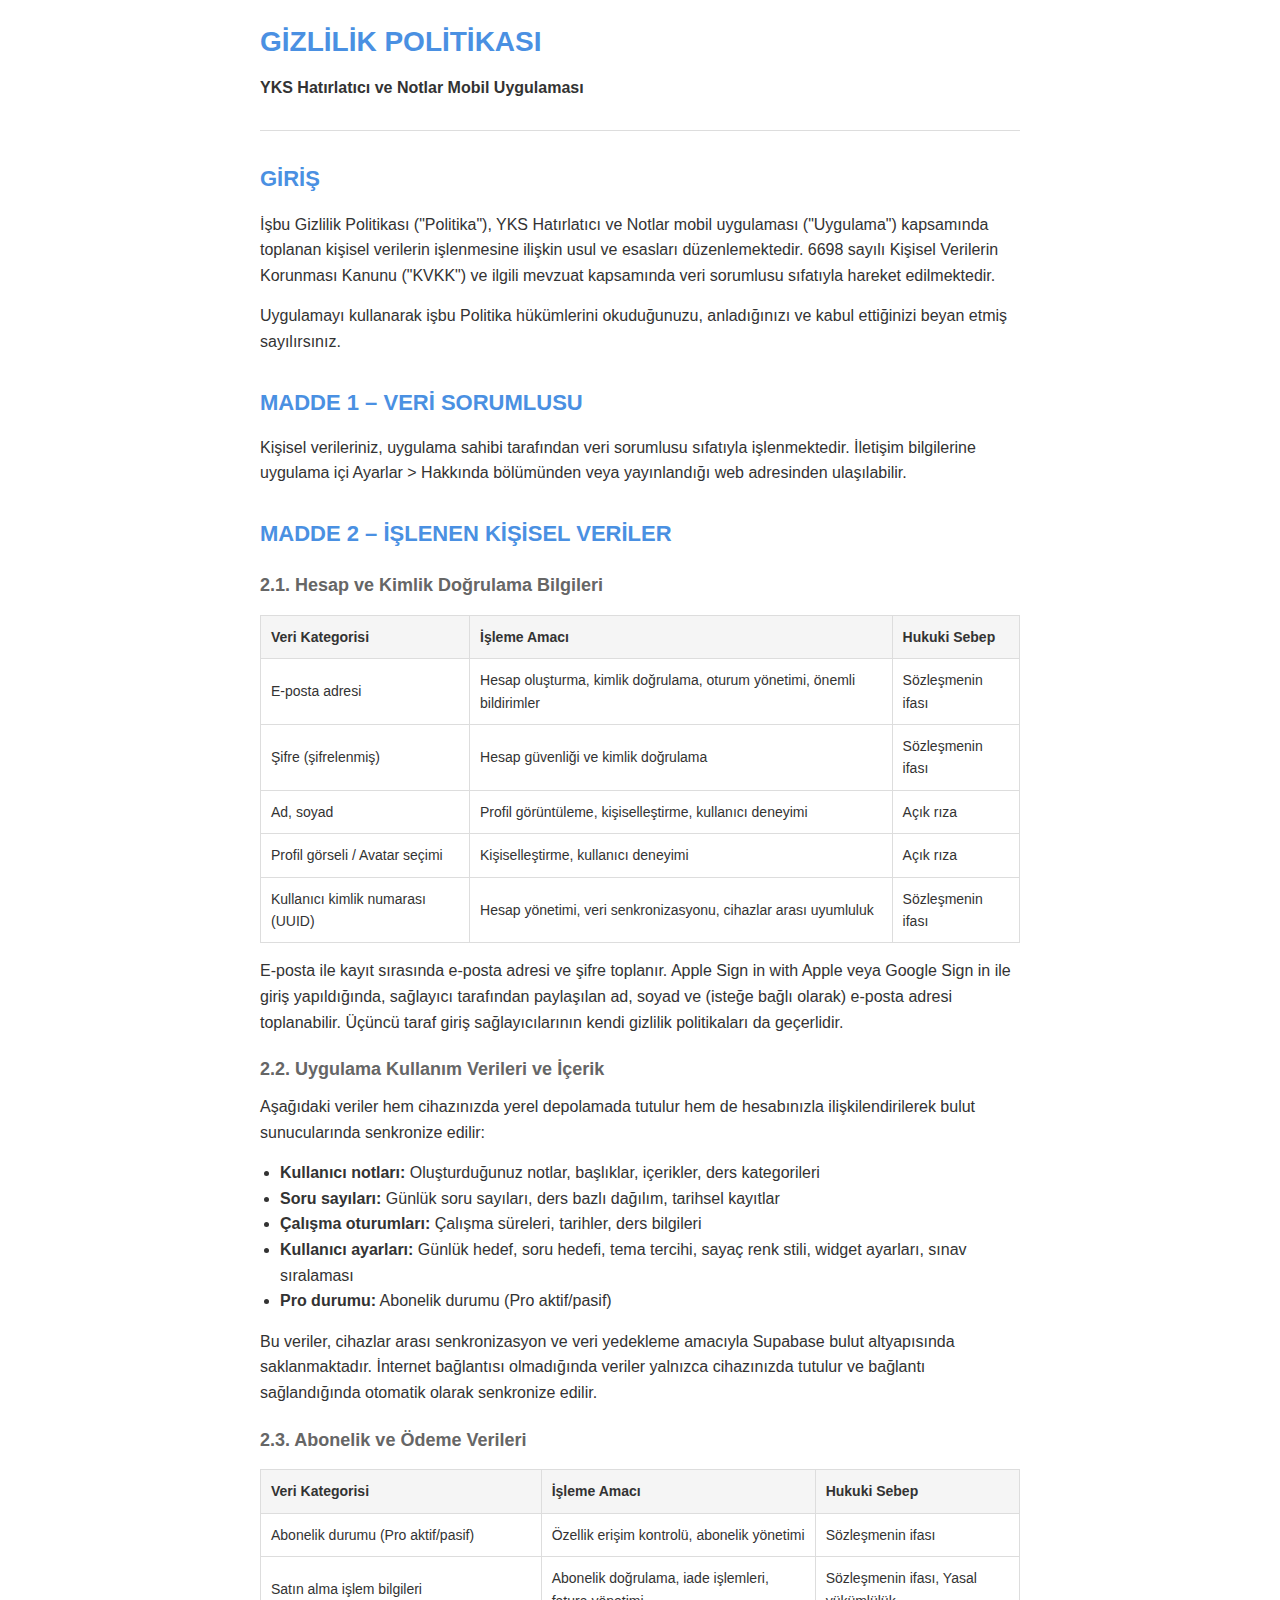
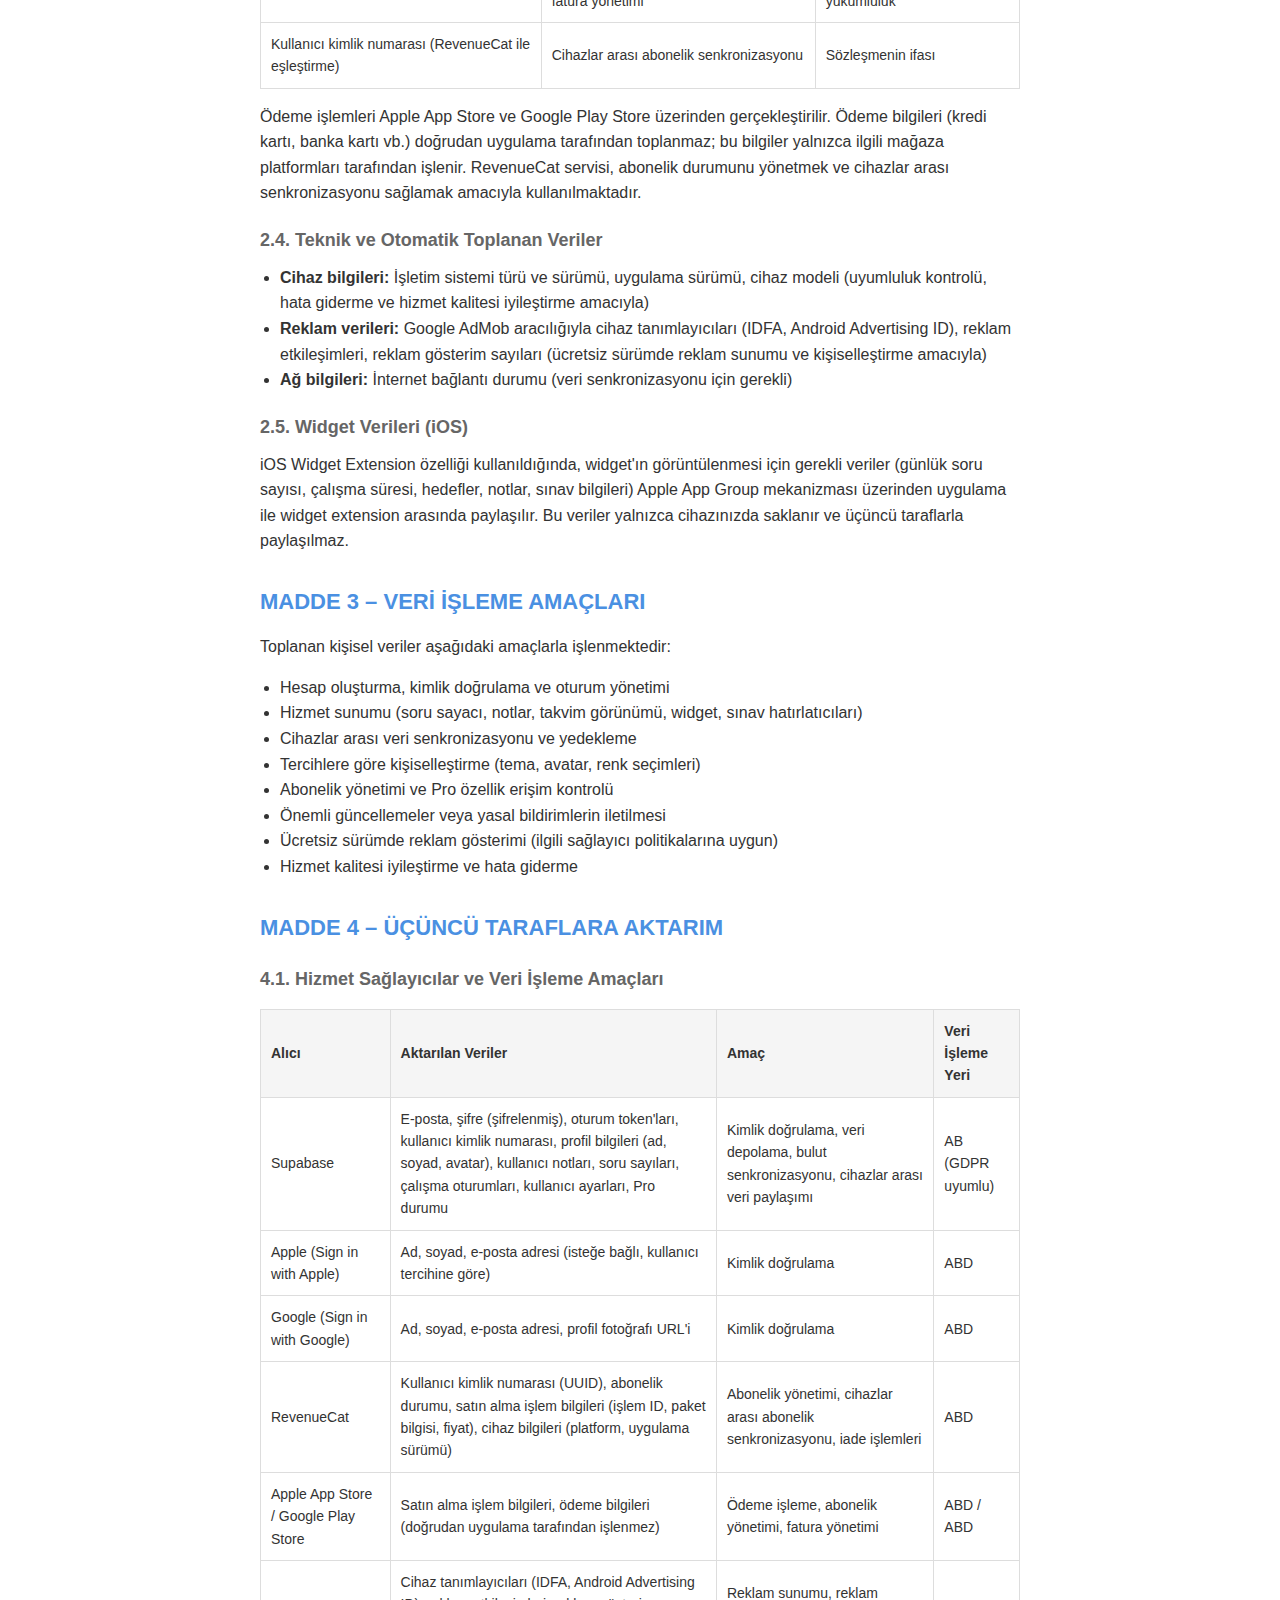
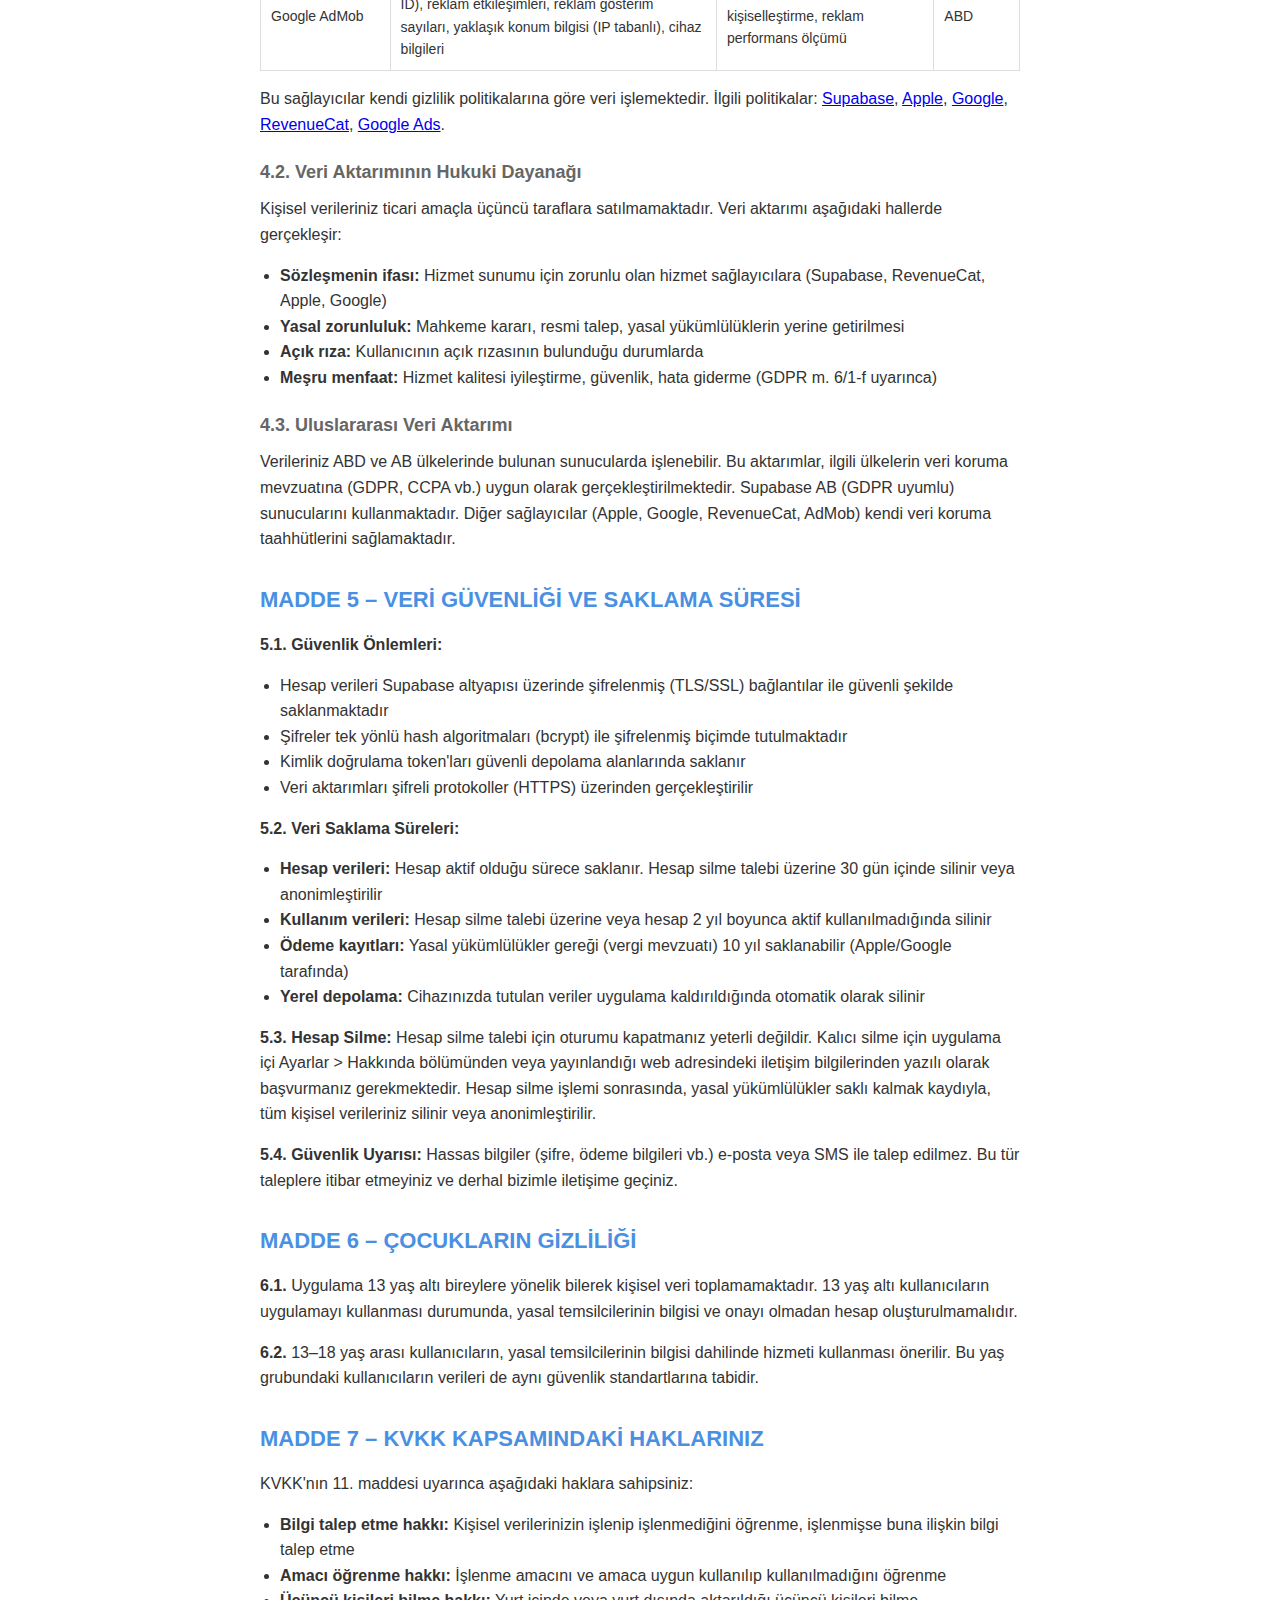
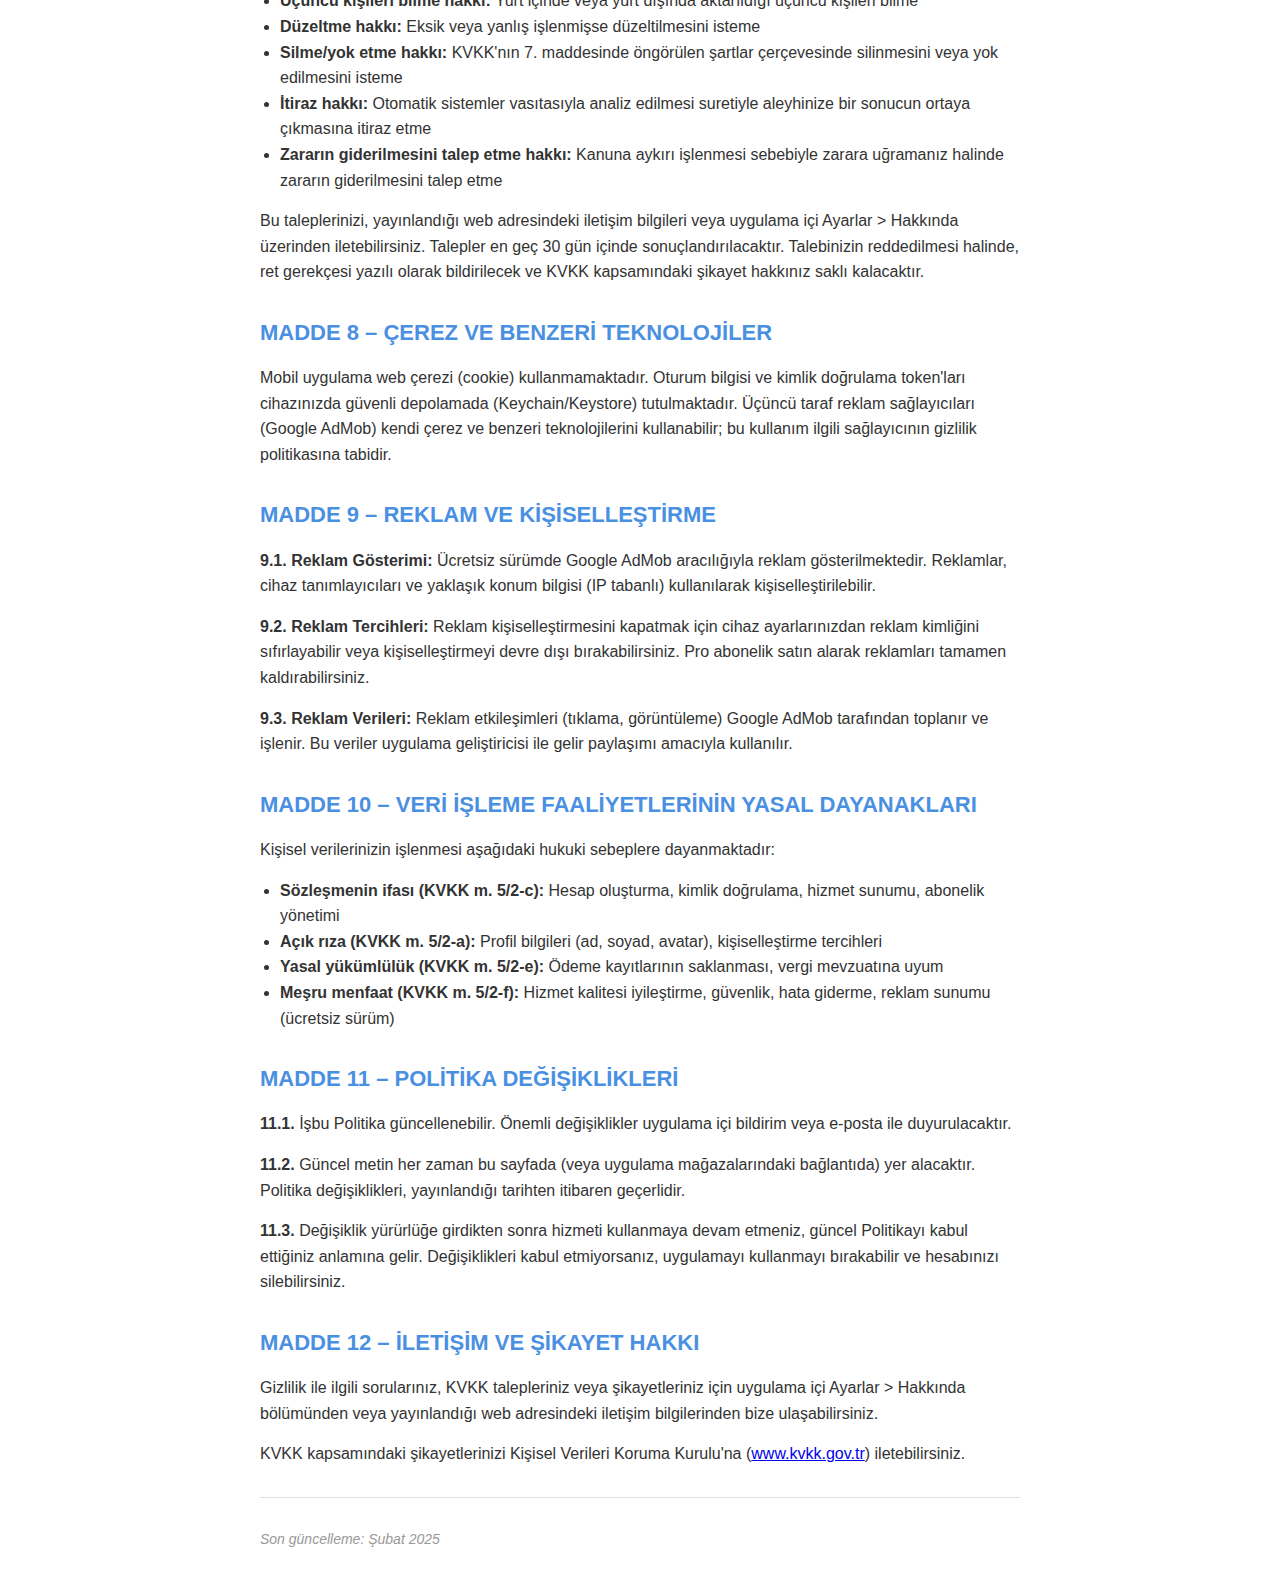
<file: index.html>
<!DOCTYPE html>
<html lang="tr">
<head>
    <meta charset="UTF-8">
    <meta http-equiv="refresh" content="0; url=/gizlilik-politikasi/">
    <title>YKS Hatırlatıcı - Yönlendiriliyor...</title>
</head>
<body>
    <p>Yönlendiriliyorsunuz... <a href="/gizlilik-politikasi/">Gizlilik Politikası'na gitmek için tıklayın</a>.</p>
</body>
</html>
</file>
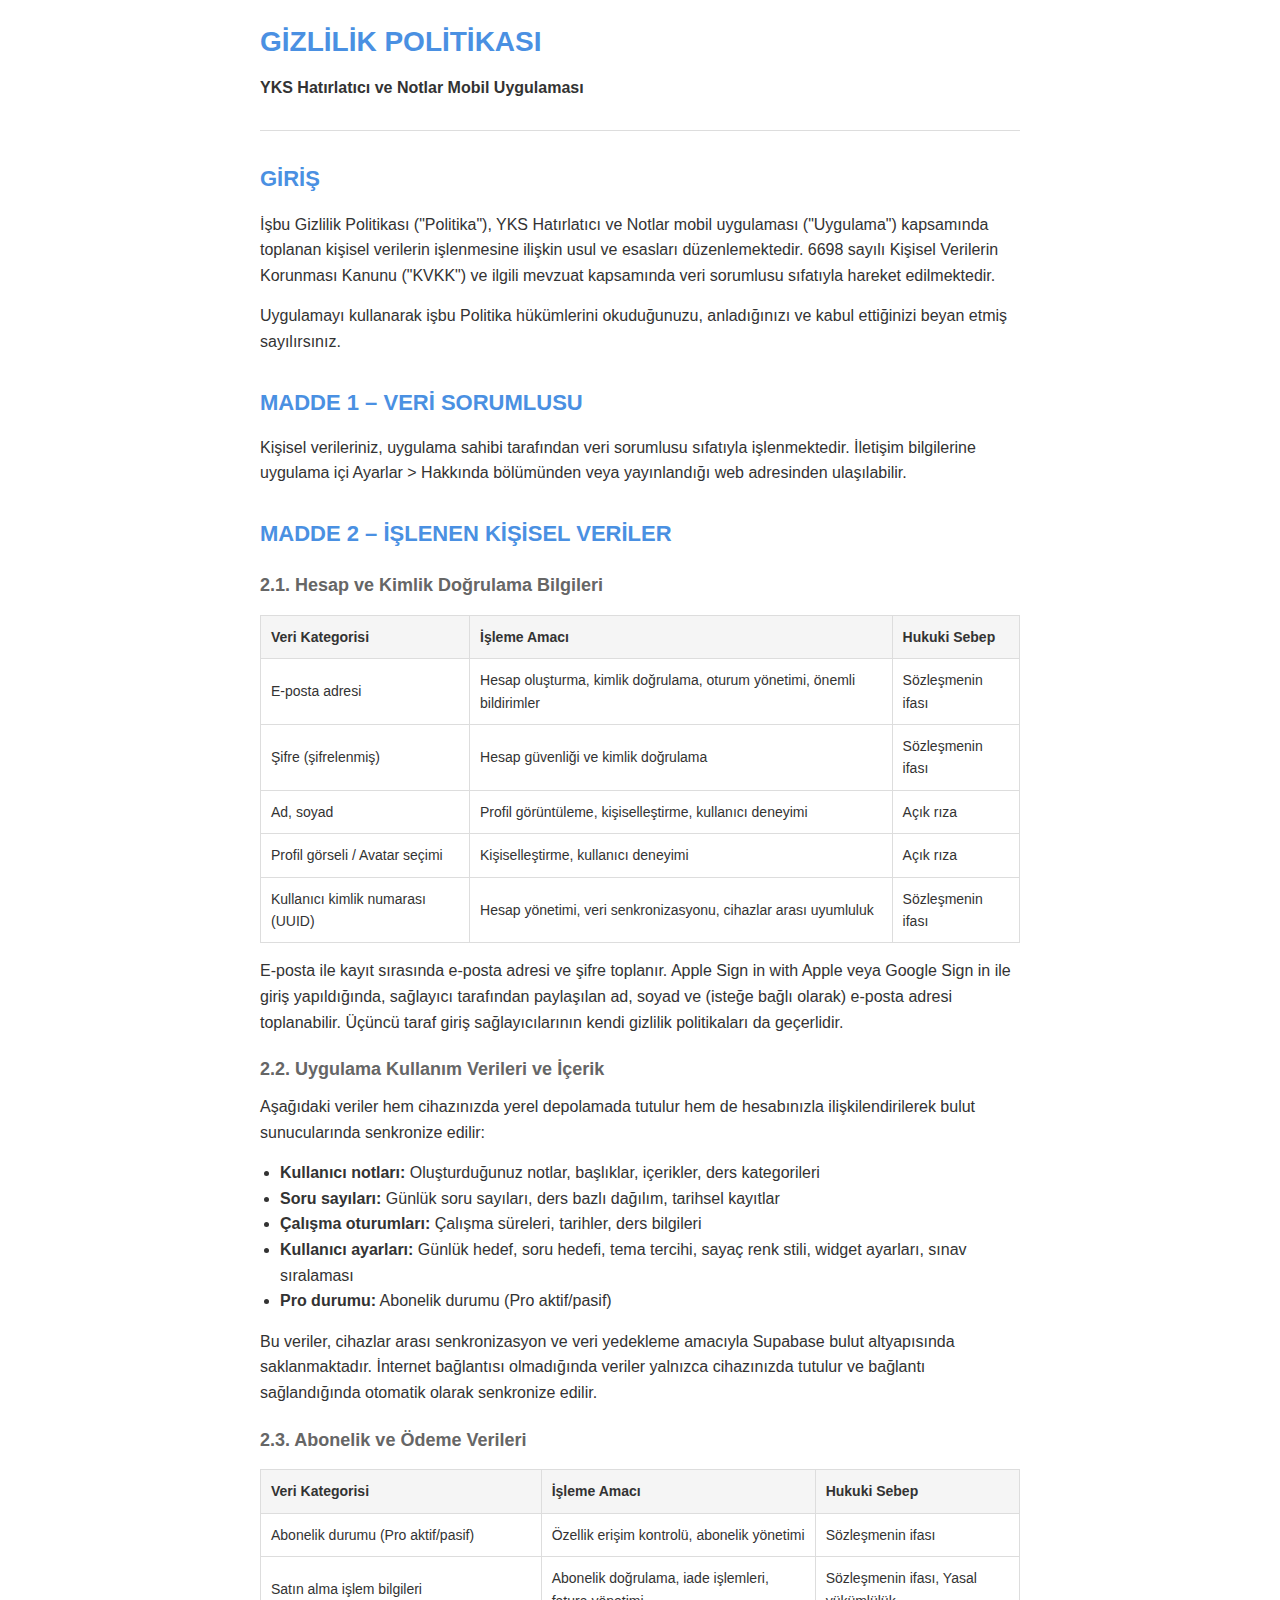
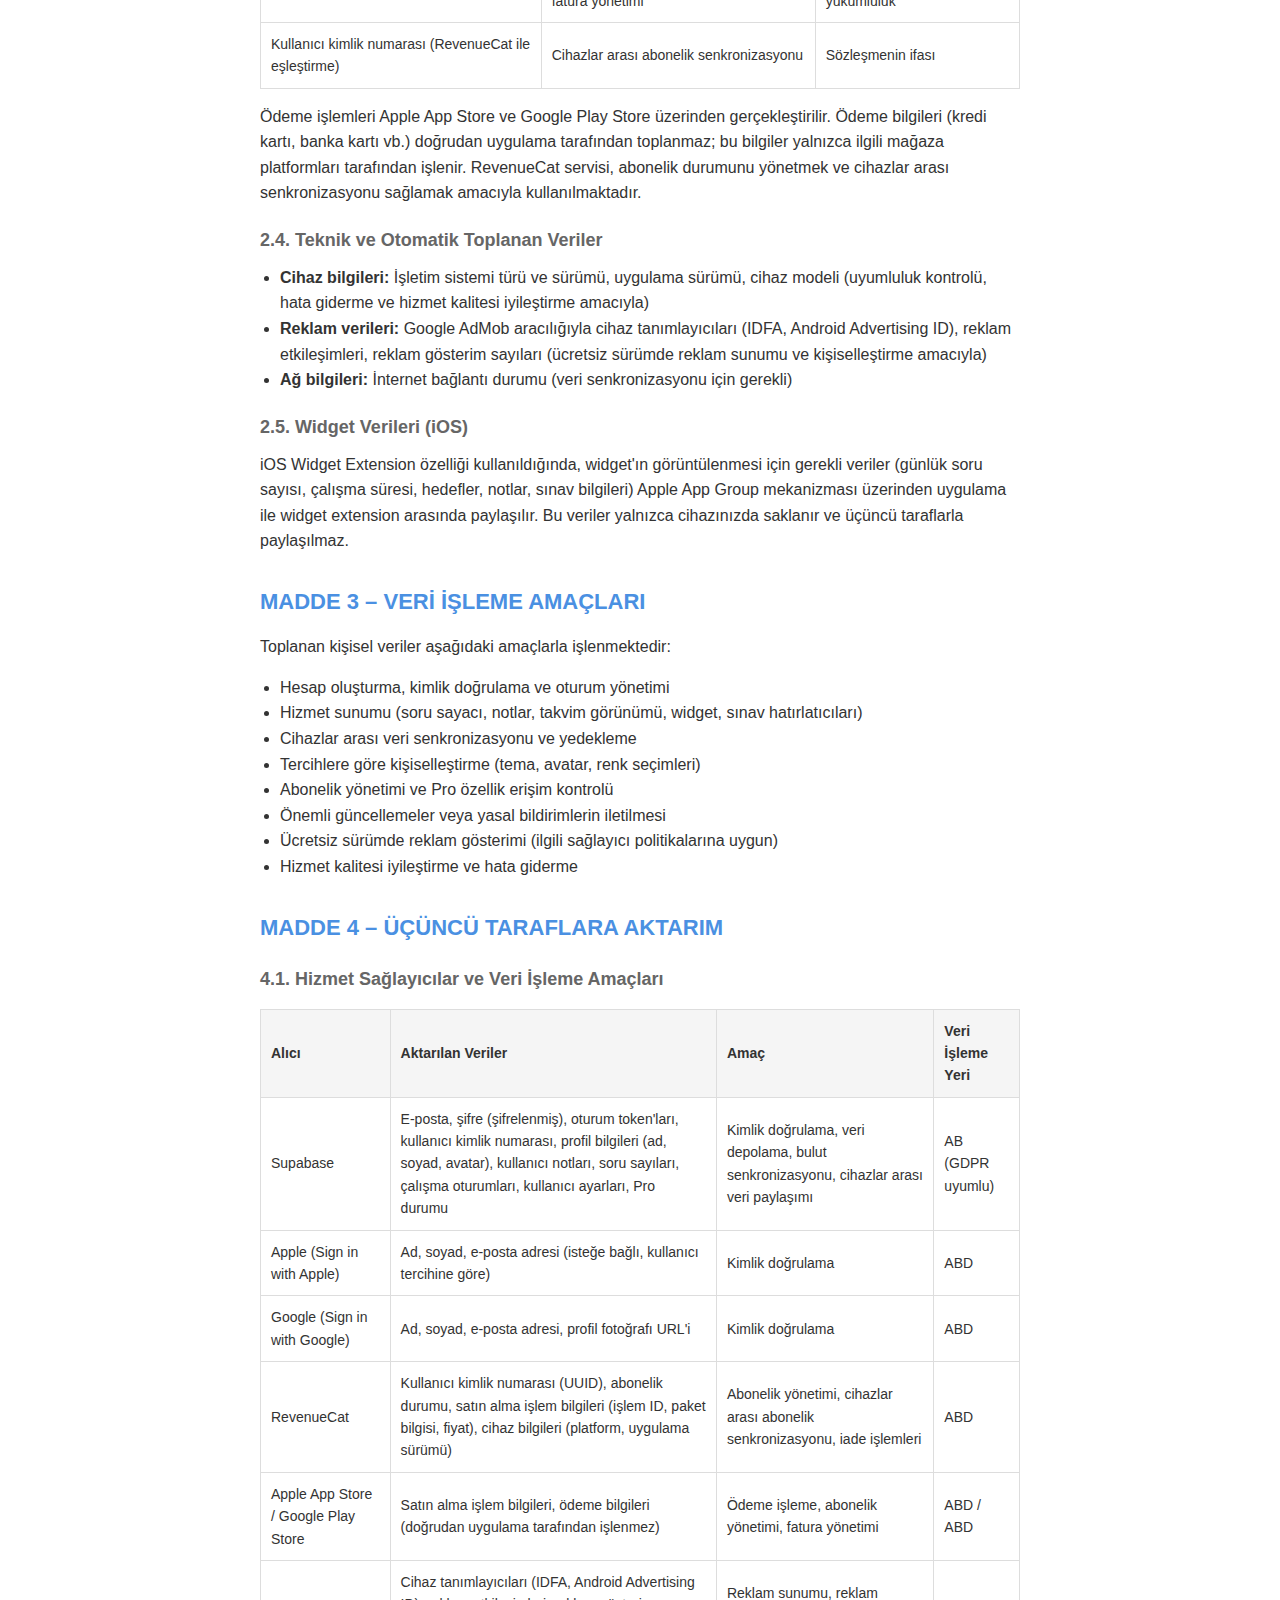
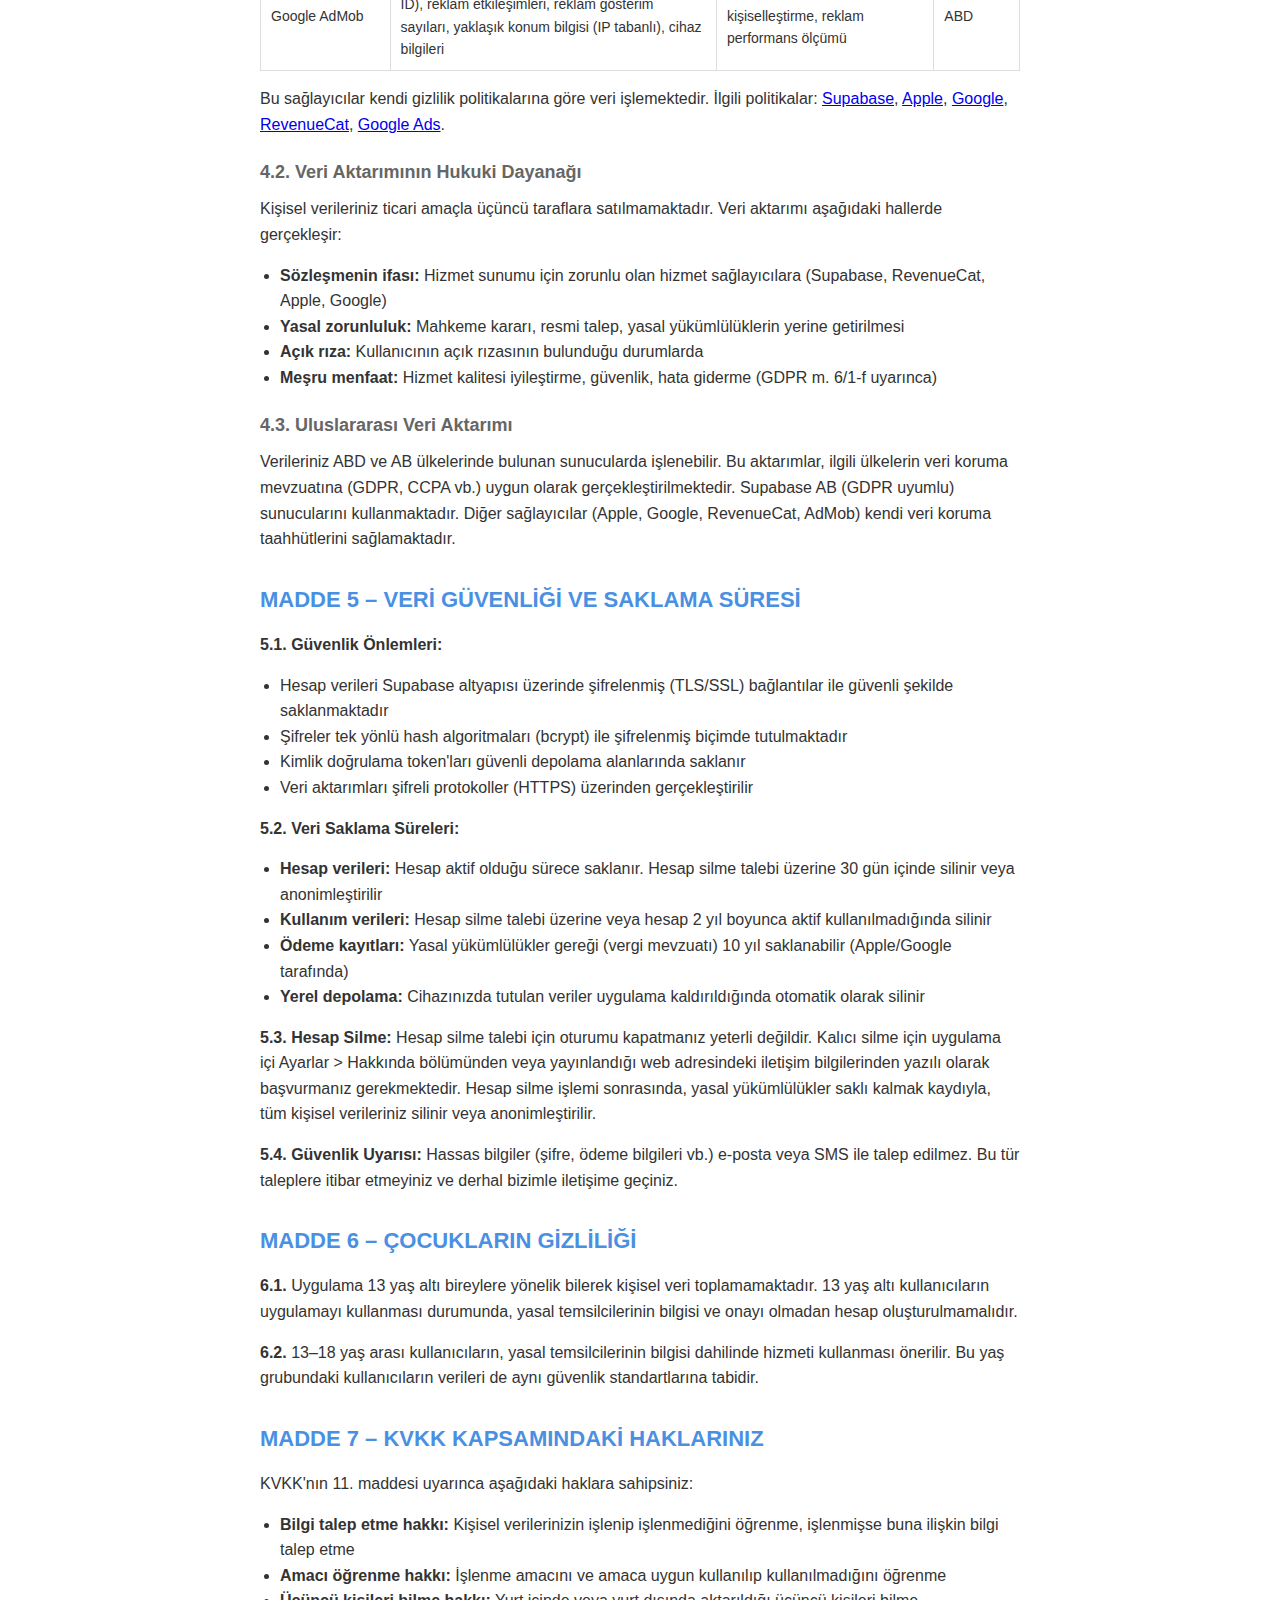
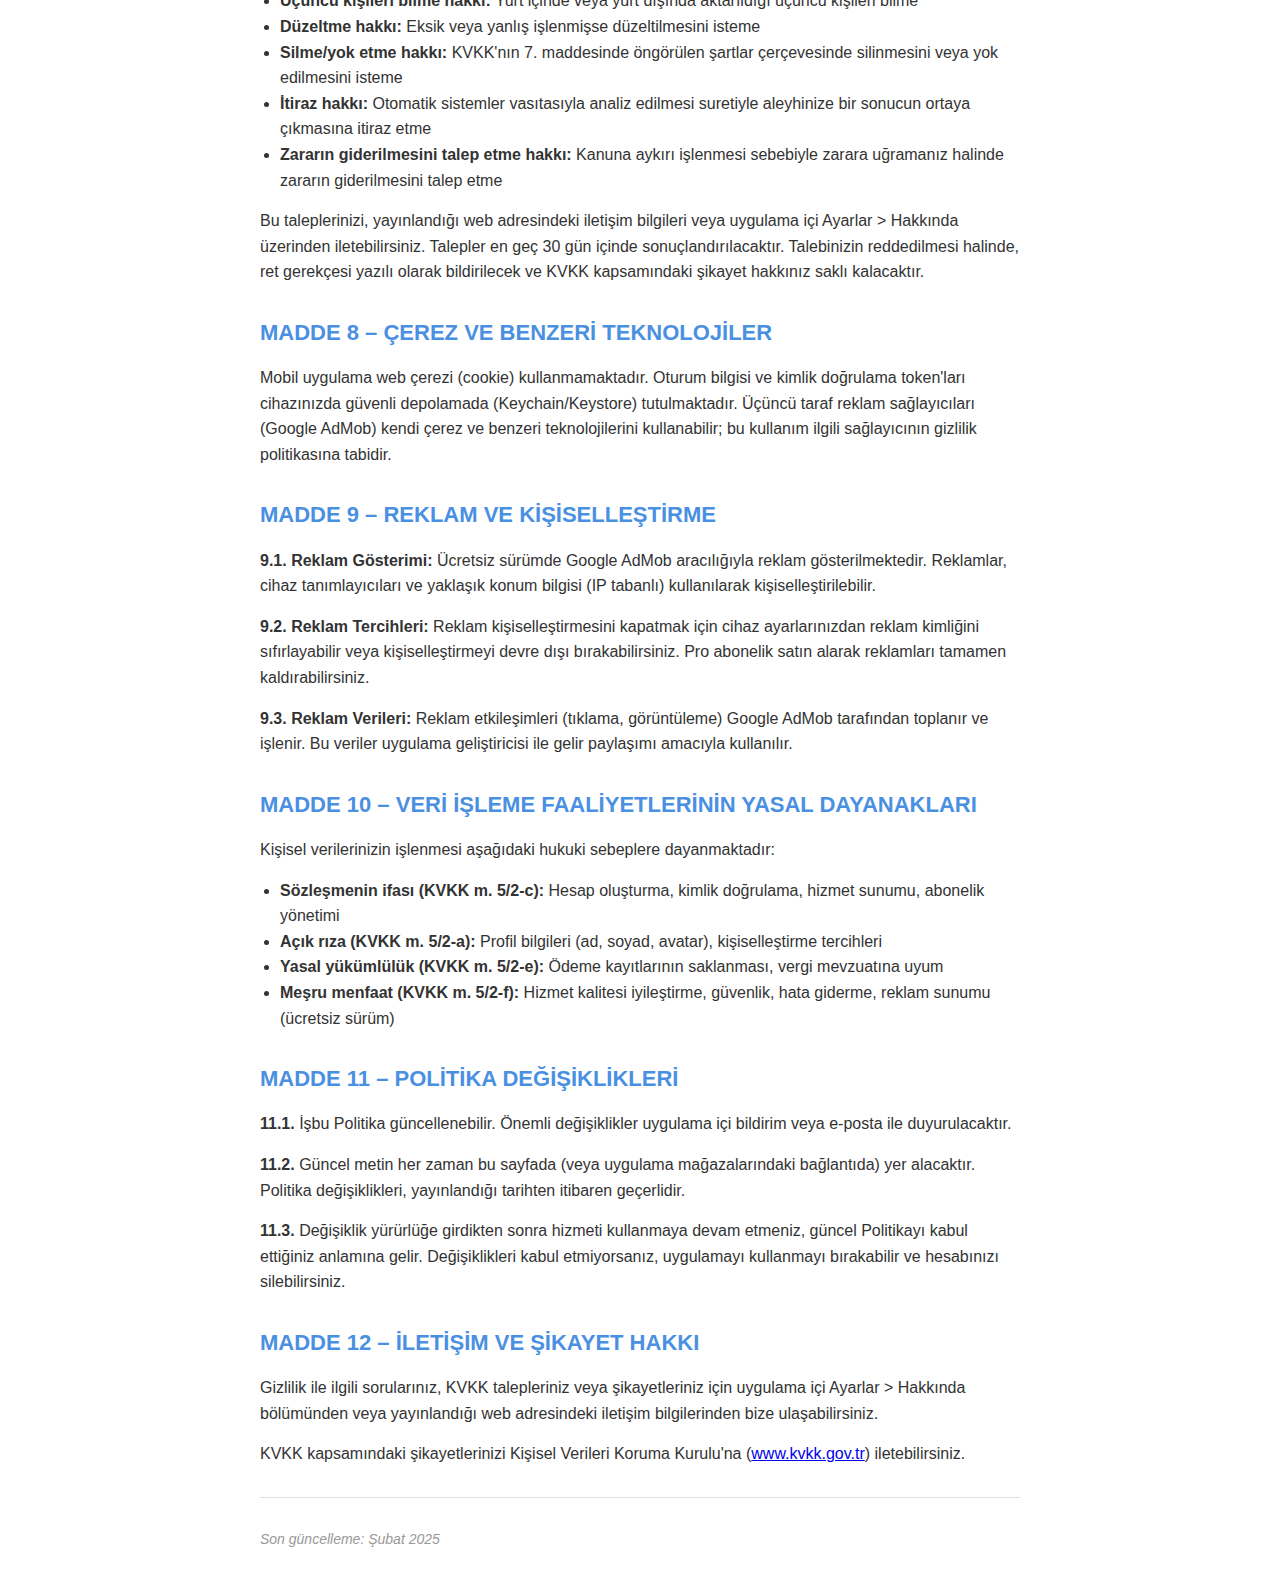
<file: gizlilik-politikasi/index.html>
<!DOCTYPE html>
<html lang="tr">
<head>
    <meta charset="UTF-8">
    <meta name="viewport" content="width=device-width, initial-scale=1.0">
    <title>Gizlilik Politikası - YKS Hatırlatıcı</title>
    <style>
        * {
            margin: 0;
            padding: 0;
            box-sizing: border-box;
        }
        body {
            font-family: -apple-system, BlinkMacSystemFont, 'Segoe UI', Roboto, 'Helvetica Neue', Arial, sans-serif;
            line-height: 1.6;
            color: #333;
            background: #fff;
            padding: 20px;
            max-width: 800px;
            margin: 0 auto;
        }
        h1 {
            color: #4A90E2;
            margin-bottom: 10px;
            font-size: 28px;
        }
        h2 {
            color: #4A90E2;
            margin-top: 30px;
            margin-bottom: 15px;
            font-size: 22px;
        }
        h3 {
            color: #666;
            margin-top: 20px;
            margin-bottom: 10px;
            font-size: 18px;
        }
        p {
            margin-bottom: 15px;
        }
        ul, ol {
            margin-left: 20px;
            margin-bottom: 15px;
        }
        table {
            width: 100%;
            border-collapse: collapse;
            margin: 15px 0;
        }
        th, td {
            border: 1px solid #ddd;
            padding: 10px;
            text-align: left;
            font-size: 14px;
        }
        th {
            background-color: #f5f5f5;
            font-weight: bold;
        }
        hr {
            border: none;
            border-top: 1px solid #ddd;
            margin: 30px 0;
        }
        .last-updated {
            color: #999;
            font-size: 14px;
            margin-top: 30px;
            font-style: italic;
        }
        @media (max-width: 600px) {
            body {
                padding: 15px;
            }
            h1 {
                font-size: 24px;
            }
            h2 {
                font-size: 20px;
            }
            table {
                font-size: 12px;
            }
            th, td {
                padding: 8px;
            }
        }
    </style>
</head>
<body>
    <h1>GİZLİLİK POLİTİKASI</h1>
    <p><strong>YKS Hatırlatıcı ve Notlar Mobil Uygulaması</strong></p>
    
    <hr>
    
    <h2>GİRİŞ</h2>
    <p>İşbu Gizlilik Politikası ("Politika"), YKS Hatırlatıcı ve Notlar mobil uygulaması ("Uygulama") kapsamında toplanan kişisel verilerin işlenmesine ilişkin usul ve esasları düzenlemektedir. 6698 sayılı Kişisel Verilerin Korunması Kanunu ("KVKK") ve ilgili mevzuat kapsamında veri sorumlusu sıfatıyla hareket edilmektedir.</p>
    <p>Uygulamayı kullanarak işbu Politika hükümlerini okuduğunuzu, anladığınızı ve kabul ettiğinizi beyan etmiş sayılırsınız.</p>
    
    <h2>MADDE 1 – VERİ SORUMLUSU</h2>
    <p>Kişisel verileriniz, uygulama sahibi tarafından veri sorumlusu sıfatıyla işlenmektedir. İletişim bilgilerine uygulama içi Ayarlar > Hakkında bölümünden veya yayınlandığı web adresinden ulaşılabilir.</p>
    
    <h2>MADDE 2 – İŞLENEN KİŞİSEL VERİLER</h2>
    
    <h3>2.1. Hesap ve Kimlik Doğrulama Bilgileri</h3>
    <table>
        <tr>
            <th>Veri Kategorisi</th>
            <th>İşleme Amacı</th>
            <th>Hukuki Sebep</th>
        </tr>
        <tr>
            <td>E-posta adresi</td>
            <td>Hesap oluşturma, kimlik doğrulama, oturum yönetimi, önemli bildirimler</td>
            <td>Sözleşmenin ifası</td>
        </tr>
        <tr>
            <td>Şifre (şifrelenmiş)</td>
            <td>Hesap güvenliği ve kimlik doğrulama</td>
            <td>Sözleşmenin ifası</td>
        </tr>
        <tr>
            <td>Ad, soyad</td>
            <td>Profil görüntüleme, kişiselleştirme, kullanıcı deneyimi</td>
            <td>Açık rıza</td>
        </tr>
        <tr>
            <td>Profil görseli / Avatar seçimi</td>
            <td>Kişiselleştirme, kullanıcı deneyimi</td>
            <td>Açık rıza</td>
        </tr>
        <tr>
            <td>Kullanıcı kimlik numarası (UUID)</td>
            <td>Hesap yönetimi, veri senkronizasyonu, cihazlar arası uyumluluk</td>
            <td>Sözleşmenin ifası</td>
        </tr>
    </table>
    <p>E-posta ile kayıt sırasında e-posta adresi ve şifre toplanır. Apple Sign in with Apple veya Google Sign in ile giriş yapıldığında, sağlayıcı tarafından paylaşılan ad, soyad ve (isteğe bağlı olarak) e-posta adresi toplanabilir. Üçüncü taraf giriş sağlayıcılarının kendi gizlilik politikaları da geçerlidir.</p>
    
    <h3>2.2. Uygulama Kullanım Verileri ve İçerik</h3>
    <p>Aşağıdaki veriler hem cihazınızda yerel depolamada tutulur hem de hesabınızla ilişkilendirilerek bulut sunucularında senkronize edilir:</p>
    <ul>
        <li><strong>Kullanıcı notları:</strong> Oluşturduğunuz notlar, başlıklar, içerikler, ders kategorileri</li>
        <li><strong>Soru sayıları:</strong> Günlük soru sayıları, ders bazlı dağılım, tarihsel kayıtlar</li>
        <li><strong>Çalışma oturumları:</strong> Çalışma süreleri, tarihler, ders bilgileri</li>
        <li><strong>Kullanıcı ayarları:</strong> Günlük hedef, soru hedefi, tema tercihi, sayaç renk stili, widget ayarları, sınav sıralaması</li>
        <li><strong>Pro durumu:</strong> Abonelik durumu (Pro aktif/pasif)</li>
    </ul>
    <p>Bu veriler, cihazlar arası senkronizasyon ve veri yedekleme amacıyla Supabase bulut altyapısında saklanmaktadır. İnternet bağlantısı olmadığında veriler yalnızca cihazınızda tutulur ve bağlantı sağlandığında otomatik olarak senkronize edilir.</p>
    
    <h3>2.3. Abonelik ve Ödeme Verileri</h3>
    <table>
        <tr>
            <th>Veri Kategorisi</th>
            <th>İşleme Amacı</th>
            <th>Hukuki Sebep</th>
        </tr>
        <tr>
            <td>Abonelik durumu (Pro aktif/pasif)</td>
            <td>Özellik erişim kontrolü, abonelik yönetimi</td>
            <td>Sözleşmenin ifası</td>
        </tr>
        <tr>
            <td>Satın alma işlem bilgileri</td>
            <td>Abonelik doğrulama, iade işlemleri, fatura yönetimi</td>
            <td>Sözleşmenin ifası, Yasal yükümlülük</td>
        </tr>
        <tr>
            <td>Kullanıcı kimlik numarası (RevenueCat ile eşleştirme)</td>
            <td>Cihazlar arası abonelik senkronizasyonu</td>
            <td>Sözleşmenin ifası</td>
        </tr>
    </table>
    <p>Ödeme işlemleri Apple App Store ve Google Play Store üzerinden gerçekleştirilir. Ödeme bilgileri (kredi kartı, banka kartı vb.) doğrudan uygulama tarafından toplanmaz; bu bilgiler yalnızca ilgili mağaza platformları tarafından işlenir. RevenueCat servisi, abonelik durumunu yönetmek ve cihazlar arası senkronizasyonu sağlamak amacıyla kullanılmaktadır.</p>
    
    <h3>2.4. Teknik ve Otomatik Toplanan Veriler</h3>
    <ul>
        <li><strong>Cihaz bilgileri:</strong> İşletim sistemi türü ve sürümü, uygulama sürümü, cihaz modeli (uyumluluk kontrolü, hata giderme ve hizmet kalitesi iyileştirme amacıyla)</li>
        <li><strong>Reklam verileri:</strong> Google AdMob aracılığıyla cihaz tanımlayıcıları (IDFA, Android Advertising ID), reklam etkileşimleri, reklam gösterim sayıları (ücretsiz sürümde reklam sunumu ve kişiselleştirme amacıyla)</li>
        <li><strong>Ağ bilgileri:</strong> İnternet bağlantı durumu (veri senkronizasyonu için gerekli)</li>
    </ul>
    
    <h3>2.5. Widget Verileri (iOS)</h3>
    <p>iOS Widget Extension özelliği kullanıldığında, widget'ın görüntülenmesi için gerekli veriler (günlük soru sayısı, çalışma süresi, hedefler, notlar, sınav bilgileri) Apple App Group mekanizması üzerinden uygulama ile widget extension arasında paylaşılır. Bu veriler yalnızca cihazınızda saklanır ve üçüncü taraflarla paylaşılmaz.</p>
    
    <h2>MADDE 3 – VERİ İŞLEME AMAÇLARI</h2>
    <p>Toplanan kişisel veriler aşağıdaki amaçlarla işlenmektedir:</p>
    <ul>
        <li>Hesap oluşturma, kimlik doğrulama ve oturum yönetimi</li>
        <li>Hizmet sunumu (soru sayacı, notlar, takvim görünümü, widget, sınav hatırlatıcıları)</li>
        <li>Cihazlar arası veri senkronizasyonu ve yedekleme</li>
        <li>Tercihlere göre kişiselleştirme (tema, avatar, renk seçimleri)</li>
        <li>Abonelik yönetimi ve Pro özellik erişim kontrolü</li>
        <li>Önemli güncellemeler veya yasal bildirimlerin iletilmesi</li>
        <li>Ücretsiz sürümde reklam gösterimi (ilgili sağlayıcı politikalarına uygun)</li>
        <li>Hizmet kalitesi iyileştirme ve hata giderme</li>
    </ul>
    
    <h2>MADDE 4 – ÜÇÜNCÜ TARAFLARA AKTARIM</h2>
    
    <h3>4.1. Hizmet Sağlayıcılar ve Veri İşleme Amaçları</h3>
    <table>
        <tr>
            <th>Alıcı</th>
            <th>Aktarılan Veriler</th>
            <th>Amaç</th>
            <th>Veri İşleme Yeri</th>
        </tr>
        <tr>
            <td>Supabase</td>
            <td>E-posta, şifre (şifrelenmiş), oturum token'ları, kullanıcı kimlik numarası, profil bilgileri (ad, soyad, avatar), kullanıcı notları, soru sayıları, çalışma oturumları, kullanıcı ayarları, Pro durumu</td>
            <td>Kimlik doğrulama, veri depolama, bulut senkronizasyonu, cihazlar arası veri paylaşımı</td>
            <td>AB (GDPR uyumlu)</td>
        </tr>
        <tr>
            <td>Apple (Sign in with Apple)</td>
            <td>Ad, soyad, e-posta adresi (isteğe bağlı, kullanıcı tercihine göre)</td>
            <td>Kimlik doğrulama</td>
            <td>ABD</td>
        </tr>
        <tr>
            <td>Google (Sign in with Google)</td>
            <td>Ad, soyad, e-posta adresi, profil fotoğrafı URL'i</td>
            <td>Kimlik doğrulama</td>
            <td>ABD</td>
        </tr>
        <tr>
            <td>RevenueCat</td>
            <td>Kullanıcı kimlik numarası (UUID), abonelik durumu, satın alma işlem bilgileri (işlem ID, paket bilgisi, fiyat), cihaz bilgileri (platform, uygulama sürümü)</td>
            <td>Abonelik yönetimi, cihazlar arası abonelik senkronizasyonu, iade işlemleri</td>
            <td>ABD</td>
        </tr>
        <tr>
            <td>Apple App Store / Google Play Store</td>
            <td>Satın alma işlem bilgileri, ödeme bilgileri (doğrudan uygulama tarafından işlenmez)</td>
            <td>Ödeme işleme, abonelik yönetimi, fatura yönetimi</td>
            <td>ABD / ABD</td>
        </tr>
        <tr>
            <td>Google AdMob</td>
            <td>Cihaz tanımlayıcıları (IDFA, Android Advertising ID), reklam etkileşimleri, reklam gösterim sayıları, yaklaşık konum bilgisi (IP tabanlı), cihaz bilgileri</td>
            <td>Reklam sunumu, reklam kişiselleştirme, reklam performans ölçümü</td>
            <td>ABD</td>
        </tr>
    </table>
    <p>Bu sağlayıcılar kendi gizlilik politikalarına göre veri işlemektedir. İlgili politikalar: <a href="https://supabase.com/privacy" target="_blank" rel="noopener noreferrer">Supabase</a>, <a href="https://www.apple.com/legal/privacy/" target="_blank" rel="noopener noreferrer">Apple</a>, <a href="https://policies.google.com/privacy" target="_blank" rel="noopener noreferrer">Google</a>, <a href="https://www.revenuecat.com/privacy" target="_blank" rel="noopener noreferrer">RevenueCat</a>, <a href="https://policies.google.com/technologies/ads" target="_blank" rel="noopener noreferrer">Google Ads</a>.</p>
    
    <h3>4.2. Veri Aktarımının Hukuki Dayanağı</h3>
    <p>Kişisel verileriniz ticari amaçla üçüncü taraflara satılmamaktadır. Veri aktarımı aşağıdaki hallerde gerçekleşir:</p>
    <ul>
        <li><strong>Sözleşmenin ifası:</strong> Hizmet sunumu için zorunlu olan hizmet sağlayıcılara (Supabase, RevenueCat, Apple, Google)</li>
        <li><strong>Yasal zorunluluk:</strong> Mahkeme kararı, resmi talep, yasal yükümlülüklerin yerine getirilmesi</li>
        <li><strong>Açık rıza:</strong> Kullanıcının açık rızasının bulunduğu durumlarda</li>
        <li><strong>Meşru menfaat:</strong> Hizmet kalitesi iyileştirme, güvenlik, hata giderme (GDPR m. 6/1-f uyarınca)</li>
    </ul>
    
    <h3>4.3. Uluslararası Veri Aktarımı</h3>
    <p>Verileriniz ABD ve AB ülkelerinde bulunan sunucularda işlenebilir. Bu aktarımlar, ilgili ülkelerin veri koruma mevzuatına (GDPR, CCPA vb.) uygun olarak gerçekleştirilmektedir. Supabase AB (GDPR uyumlu) sunucularını kullanmaktadır. Diğer sağlayıcılar (Apple, Google, RevenueCat, AdMob) kendi veri koruma taahhütlerini sağlamaktadır.</p>
    
    <h2>MADDE 5 – VERİ GÜVENLİĞİ VE SAKLAMA SÜRESİ</h2>
    <p><strong>5.1. Güvenlik Önlemleri:</strong></p>
    <ul>
        <li>Hesap verileri Supabase altyapısı üzerinde şifrelenmiş (TLS/SSL) bağlantılar ile güvenli şekilde saklanmaktadır</li>
        <li>Şifreler tek yönlü hash algoritmaları (bcrypt) ile şifrelenmiş biçimde tutulmaktadır</li>
        <li>Kimlik doğrulama token'ları güvenli depolama alanlarında saklanır</li>
        <li>Veri aktarımları şifreli protokoller (HTTPS) üzerinden gerçekleştirilir</li>
    </ul>
    <p><strong>5.2. Veri Saklama Süreleri:</strong></p>
    <ul>
        <li><strong>Hesap verileri:</strong> Hesap aktif olduğu sürece saklanır. Hesap silme talebi üzerine 30 gün içinde silinir veya anonimleştirilir</li>
        <li><strong>Kullanım verileri:</strong> Hesap silme talebi üzerine veya hesap 2 yıl boyunca aktif kullanılmadığında silinir</li>
        <li><strong>Ödeme kayıtları:</strong> Yasal yükümlülükler gereği (vergi mevzuatı) 10 yıl saklanabilir (Apple/Google tarafında)</li>
        <li><strong>Yerel depolama:</strong> Cihazınızda tutulan veriler uygulama kaldırıldığında otomatik olarak silinir</li>
    </ul>
    <p><strong>5.3. Hesap Silme:</strong> Hesap silme talebi için oturumu kapatmanız yeterli değildir. Kalıcı silme için uygulama içi Ayarlar > Hakkında bölümünden veya yayınlandığı web adresindeki iletişim bilgilerinden yazılı olarak başvurmanız gerekmektedir. Hesap silme işlemi sonrasında, yasal yükümlülükler saklı kalmak kaydıyla, tüm kişisel verileriniz silinir veya anonimleştirilir.</p>
    <p><strong>5.4. Güvenlik Uyarısı:</strong> Hassas bilgiler (şifre, ödeme bilgileri vb.) e-posta veya SMS ile talep edilmez. Bu tür taleplere itibar etmeyiniz ve derhal bizimle iletişime geçiniz.</p>
    
    <h2>MADDE 6 – ÇOCUKLARIN GİZLİLİĞİ</h2>
    <p><strong>6.1.</strong> Uygulama 13 yaş altı bireylere yönelik bilerek kişisel veri toplamamaktadır. 13 yaş altı kullanıcıların uygulamayı kullanması durumunda, yasal temsilcilerinin bilgisi ve onayı olmadan hesap oluşturulmamalıdır.</p>
    <p><strong>6.2.</strong> 13–18 yaş arası kullanıcıların, yasal temsilcilerinin bilgisi dahilinde hizmeti kullanması önerilir. Bu yaş grubundaki kullanıcıların verileri de aynı güvenlik standartlarına tabidir.</p>
    
    <h2>MADDE 7 – KVKK KAPSAMINDAKİ HAKLARINIZ</h2>
    <p>KVKK'nın 11. maddesi uyarınca aşağıdaki haklara sahipsiniz:</p>
    <ul>
        <li><strong>Bilgi talep etme hakkı:</strong> Kişisel verilerinizin işlenip işlenmediğini öğrenme, işlenmişse buna ilişkin bilgi talep etme</li>
        <li><strong>Amacı öğrenme hakkı:</strong> İşlenme amacını ve amaca uygun kullanılıp kullanılmadığını öğrenme</li>
        <li><strong>Üçüncü kişileri bilme hakkı:</strong> Yurt içinde veya yurt dışında aktarıldığı üçüncü kişileri bilme</li>
        <li><strong>Düzeltme hakkı:</strong> Eksik veya yanlış işlenmişse düzeltilmesini isteme</li>
        <li><strong>Silme/yok etme hakkı:</strong> KVKK'nın 7. maddesinde öngörülen şartlar çerçevesinde silinmesini veya yok edilmesini isteme</li>
        <li><strong>İtiraz hakkı:</strong> Otomatik sistemler vasıtasıyla analiz edilmesi suretiyle aleyhinize bir sonucun ortaya çıkmasına itiraz etme</li>
        <li><strong>Zararın giderilmesini talep etme hakkı:</strong> Kanuna aykırı işlenmesi sebebiyle zarara uğramanız halinde zararın giderilmesini talep etme</li>
    </ul>
    <p>Bu taleplerinizi, yayınlandığı web adresindeki iletişim bilgileri veya uygulama içi Ayarlar > Hakkında üzerinden iletebilirsiniz. Talepler en geç 30 gün içinde sonuçlandırılacaktır. Talebinizin reddedilmesi halinde, ret gerekçesi yazılı olarak bildirilecek ve KVKK kapsamındaki şikayet hakkınız saklı kalacaktır.</p>
    
    <h2>MADDE 8 – ÇEREZ VE BENZERİ TEKNOLOJİLER</h2>
    <p>Mobil uygulama web çerezi (cookie) kullanmamaktadır. Oturum bilgisi ve kimlik doğrulama token'ları cihazınızda güvenli depolamada (Keychain/Keystore) tutulmaktadır. Üçüncü taraf reklam sağlayıcıları (Google AdMob) kendi çerez ve benzeri teknolojilerini kullanabilir; bu kullanım ilgili sağlayıcının gizlilik politikasına tabidir.</p>
    
    <h2>MADDE 9 – REKLAM VE KİŞİSELLEŞTİRME</h2>
    <p><strong>9.1. Reklam Gösterimi:</strong> Ücretsiz sürümde Google AdMob aracılığıyla reklam gösterilmektedir. Reklamlar, cihaz tanımlayıcıları ve yaklaşık konum bilgisi (IP tabanlı) kullanılarak kişiselleştirilebilir.</p>
    <p><strong>9.2. Reklam Tercihleri:</strong> Reklam kişiselleştirmesini kapatmak için cihaz ayarlarınızdan reklam kimliğini sıfırlayabilir veya kişiselleştirmeyi devre dışı bırakabilirsiniz. Pro abonelik satın alarak reklamları tamamen kaldırabilirsiniz.</p>
    <p><strong>9.3. Reklam Verileri:</strong> Reklam etkileşimleri (tıklama, görüntüleme) Google AdMob tarafından toplanır ve işlenir. Bu veriler uygulama geliştiricisi ile gelir paylaşımı amacıyla kullanılır.</p>
    
    <h2>MADDE 10 – VERİ İŞLEME FAALİYETLERİNİN YASAL DAYANAKLARI</h2>
    <p>Kişisel verilerinizin işlenmesi aşağıdaki hukuki sebeplere dayanmaktadır:</p>
    <ul>
        <li><strong>Sözleşmenin ifası (KVKK m. 5/2-c):</strong> Hesap oluşturma, kimlik doğrulama, hizmet sunumu, abonelik yönetimi</li>
        <li><strong>Açık rıza (KVKK m. 5/2-a):</strong> Profil bilgileri (ad, soyad, avatar), kişiselleştirme tercihleri</li>
        <li><strong>Yasal yükümlülük (KVKK m. 5/2-e):</strong> Ödeme kayıtlarının saklanması, vergi mevzuatına uyum</li>
        <li><strong>Meşru menfaat (KVKK m. 5/2-f):</strong> Hizmet kalitesi iyileştirme, güvenlik, hata giderme, reklam sunumu (ücretsiz sürüm)</li>
    </ul>
    
    <h2>MADDE 11 – POLİTİKA DEĞİŞİKLİKLERİ</h2>
    <p><strong>11.1.</strong> İşbu Politika güncellenebilir. Önemli değişiklikler uygulama içi bildirim veya e-posta ile duyurulacaktır.</p>
    <p><strong>11.2.</strong> Güncel metin her zaman bu sayfada (veya uygulama mağazalarındaki bağlantıda) yer alacaktır. Politika değişiklikleri, yayınlandığı tarihten itibaren geçerlidir.</p>
    <p><strong>11.3.</strong> Değişiklik yürürlüğe girdikten sonra hizmeti kullanmaya devam etmeniz, güncel Politikayı kabul ettiğiniz anlamına gelir. Değişiklikleri kabul etmiyorsanız, uygulamayı kullanmayı bırakabilir ve hesabınızı silebilirsiniz.</p>
    
    <h2>MADDE 12 – İLETİŞİM VE ŞİKAYET HAKKI</h2>
    <p>Gizlilik ile ilgili sorularınız, KVKK talepleriniz veya şikayetleriniz için uygulama içi Ayarlar > Hakkında bölümünden veya yayınlandığı web adresindeki iletişim bilgilerinden bize ulaşabilirsiniz.</p>
    <p>KVKK kapsamındaki şikayetlerinizi Kişisel Verileri Koruma Kurulu'na (<a href="https://www.kvkk.gov.tr" target="_blank" rel="noopener noreferrer">www.kvkk.gov.tr</a>) iletebilirsiniz.</p>
    
    <hr>
    
    <p class="last-updated">Son güncelleme: Şubat 2025</p>
</body>
</html>
</file>
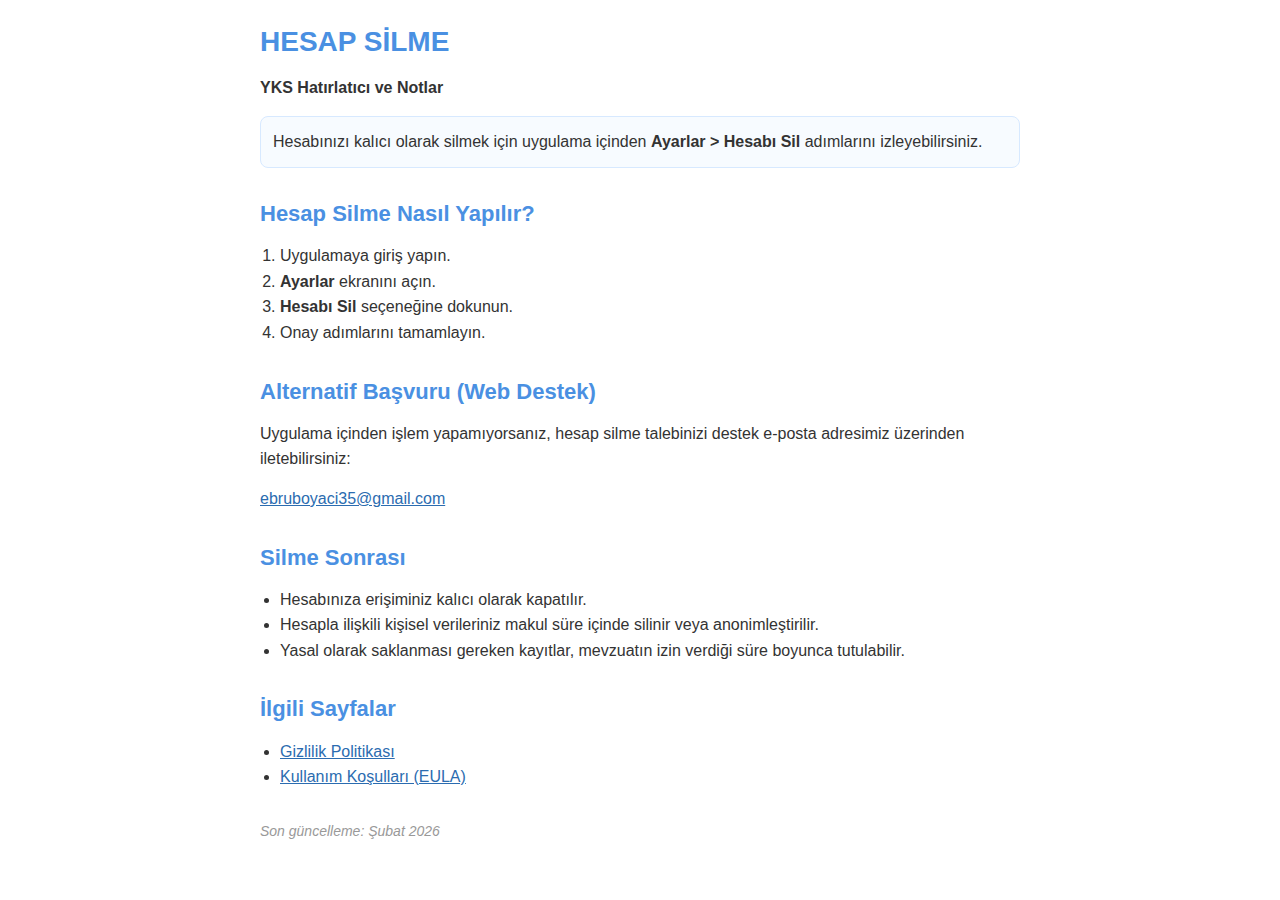
<file: hesap-silme/index.html>
<!DOCTYPE html>
<html lang="tr">

<head>
    <meta charset="UTF-8">
    <meta name="viewport" content="width=device-width, initial-scale=1.0">
    <title>Hesap Silme - YKS Hatırlatıcı</title>
    <style>
        * {
            margin: 0;
            padding: 0;
            box-sizing: border-box;
        }

        body {
            font-family: -apple-system, BlinkMacSystemFont, "Segoe UI", Roboto, "Helvetica Neue", Arial, sans-serif;
            line-height: 1.6;
            color: #333;
            background: #fff;
            padding: 20px;
            max-width: 800px;
            margin: 0 auto;
        }

        h1 {
            color: #4A90E2;
            margin-bottom: 10px;
            font-size: 28px;
        }

        h2 {
            color: #4A90E2;
            margin-top: 28px;
            margin-bottom: 12px;
            font-size: 22px;
        }

        p {
            margin-bottom: 14px;
        }

        ul,
        ol {
            margin-left: 20px;
            margin-bottom: 14px;
        }

        a {
            color: #2b6cb0;
        }

        .note {
            background: #f7fbff;
            border: 1px solid #d7e9ff;
            border-radius: 8px;
            padding: 12px;
            margin: 16px 0;
        }

        .last-updated {
            color: #999;
            font-size: 14px;
            margin-top: 30px;
            font-style: italic;
        }
    </style>
</head>

<body>
    <h1>HESAP SİLME</h1>
    <p><strong>YKS Hatırlatıcı ve Notlar</strong></p>

    <div class="note">
        Hesabınızı kalıcı olarak silmek için uygulama içinden <strong>Ayarlar &gt; Hesabı Sil</strong> adımlarını
        izleyebilirsiniz.
    </div>

    <h2>Hesap Silme Nasıl Yapılır?</h2>
    <ol>
        <li>Uygulamaya giriş yapın.</li>
        <li><strong>Ayarlar</strong> ekranını açın.</li>
        <li><strong>Hesabı Sil</strong> seçeneğine dokunun.</li>
        <li>Onay adımlarını tamamlayın.</li>
    </ol>

    <h2>Alternatif Başvuru (Web Destek)</h2>
    <p>Uygulama içinden işlem yapamıyorsanız, hesap silme talebinizi destek e-posta adresimiz üzerinden iletebilirsiniz:
    </p>
    <p><a href="mailto:ebruboyaci35@gmail.com">ebruboyaci35@gmail.com</a></p>

    <h2>Silme Sonrası</h2>
    <ul>
        <li>Hesabınıza erişiminiz kalıcı olarak kapatılır.</li>
        <li>Hesapla ilişkili kişisel verileriniz makul süre içinde silinir veya anonimleştirilir.</li>
        <li>Yasal olarak saklanması gereken kayıtlar, mevzuatın izin verdiği süre boyunca tutulabilir.</li>
    </ul>

    <h2>İlgili Sayfalar</h2>
    <ul>
        <li><a href="https://ykshatirlatici.com/gizlilik-politikasi/" target="_blank"
                rel="noopener noreferrer">Gizlilik Politikası</a></li>
        <li><a href="https://ykshatirlatici.com/terms/" target="_blank" rel="noopener noreferrer">Kullanım Koşulları
                (EULA)</a></li>
    </ul>

    <p class="last-updated">Son güncelleme: Şubat 2026</p>
</body>

</html>
</file>
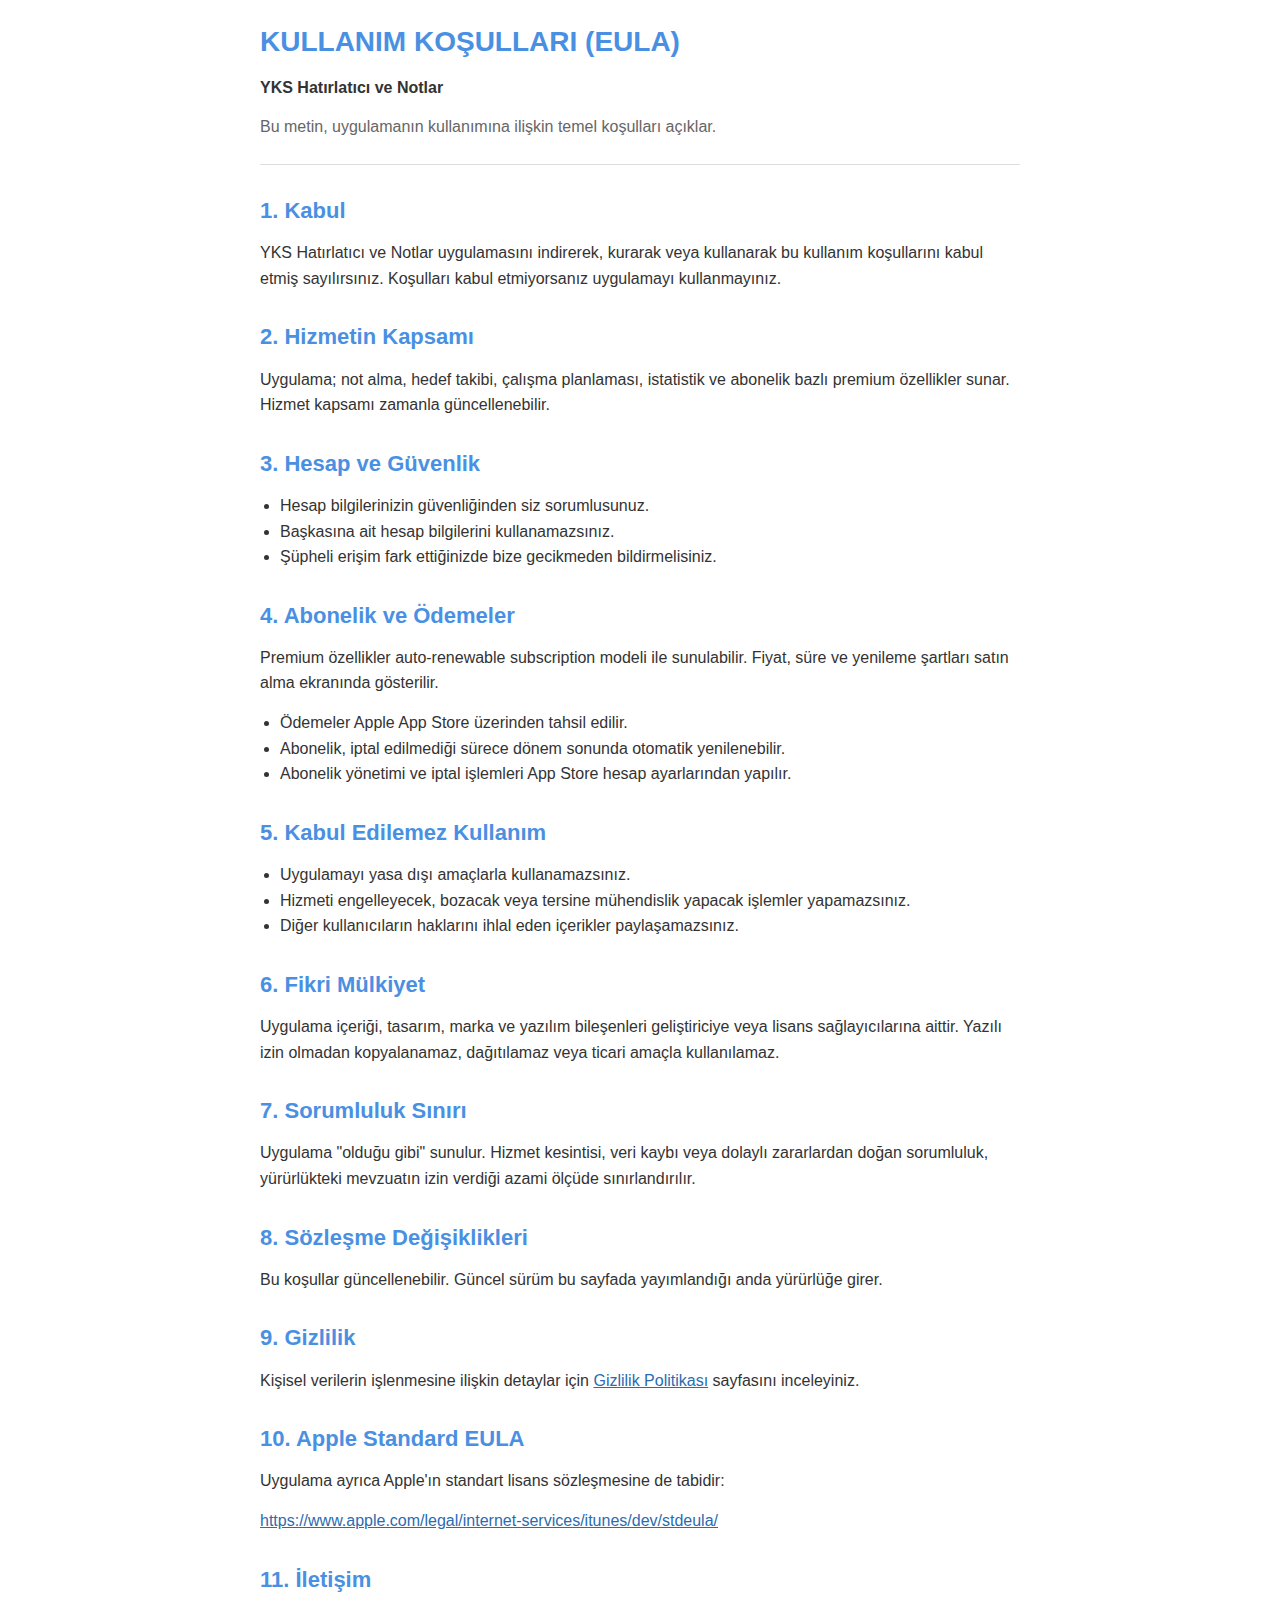
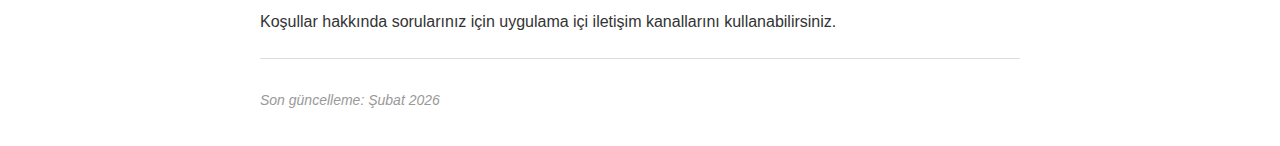
<file: terms/index.html>
<!DOCTYPE html>
<html lang="tr">

<head>
    <meta charset="UTF-8">
    <meta name="viewport" content="width=device-width, initial-scale=1.0">
    <title>Kullanım Koşulları (EULA) - YKS Hatırlatıcı</title>
    <style>
        * {
            margin: 0;
            padding: 0;
            box-sizing: border-box;
        }

        body {
            font-family: -apple-system, BlinkMacSystemFont, "Segoe UI", Roboto, "Helvetica Neue", Arial, sans-serif;
            line-height: 1.6;
            color: #333;
            background: #fff;
            padding: 20px;
            max-width: 800px;
            margin: 0 auto;
        }

        h1 {
            color: #4A90E2;
            margin-bottom: 10px;
            font-size: 28px;
        }

        h2 {
            color: #4A90E2;
            margin-top: 28px;
            margin-bottom: 12px;
            font-size: 22px;
        }

        p {
            margin-bottom: 14px;
        }

        ul {
            margin-left: 20px;
            margin-bottom: 14px;
        }

        a {
            color: #2b6cb0;
        }

        hr {
            border: none;
            border-top: 1px solid #ddd;
            margin: 24px 0;
        }

        .muted {
            color: #666;
        }

        .last-updated {
            color: #999;
            font-size: 14px;
            margin-top: 30px;
            font-style: italic;
        }
    </style>
</head>

<body>
    <h1>KULLANIM KOŞULLARI (EULA)</h1>
    <p><strong>YKS Hatırlatıcı ve Notlar</strong></p>
    <p class="muted">Bu metin, uygulamanın kullanımına ilişkin temel koşulları açıklar.</p>

    <hr>

    <h2>1. Kabul</h2>
    <p>YKS Hatırlatıcı ve Notlar uygulamasını indirerek, kurarak veya kullanarak bu kullanım koşullarını kabul etmiş
        sayılırsınız. Koşulları kabul etmiyorsanız uygulamayı kullanmayınız.</p>

    <h2>2. Hizmetin Kapsamı</h2>
    <p>Uygulama; not alma, hedef takibi, çalışma planlaması, istatistik ve abonelik bazlı premium özellikler sunar.
        Hizmet kapsamı zamanla güncellenebilir.</p>

    <h2>3. Hesap ve Güvenlik</h2>
    <ul>
        <li>Hesap bilgilerinizin güvenliğinden siz sorumlusunuz.</li>
        <li>Başkasına ait hesap bilgilerini kullanamazsınız.</li>
        <li>Şüpheli erişim fark ettiğinizde bize gecikmeden bildirmelisiniz.</li>
    </ul>

    <h2>4. Abonelik ve Ödemeler</h2>
    <p>Premium özellikler auto-renewable subscription modeli ile sunulabilir. Fiyat, süre ve yenileme şartları satın
        alma ekranında gösterilir.</p>
    <ul>
        <li>Ödemeler Apple App Store üzerinden tahsil edilir.</li>
        <li>Abonelik, iptal edilmediği sürece dönem sonunda otomatik yenilenebilir.</li>
        <li>Abonelik yönetimi ve iptal işlemleri App Store hesap ayarlarından yapılır.</li>
    </ul>

    <h2>5. Kabul Edilemez Kullanım</h2>
    <ul>
        <li>Uygulamayı yasa dışı amaçlarla kullanamazsınız.</li>
        <li>Hizmeti engelleyecek, bozacak veya tersine mühendislik yapacak işlemler yapamazsınız.</li>
        <li>Diğer kullanıcıların haklarını ihlal eden içerikler paylaşamazsınız.</li>
    </ul>

    <h2>6. Fikri Mülkiyet</h2>
    <p>Uygulama içeriği, tasarım, marka ve yazılım bileşenleri geliştiriciye veya lisans sağlayıcılarına aittir.
        Yazılı izin olmadan kopyalanamaz, dağıtılamaz veya ticari amaçla kullanılamaz.</p>

    <h2>7. Sorumluluk Sınırı</h2>
    <p>Uygulama "olduğu gibi" sunulur. Hizmet kesintisi, veri kaybı veya dolaylı zararlardan doğan sorumluluk, yürürlükteki
        mevzuatın izin verdiği azami ölçüde sınırlandırılır.</p>

    <h2>8. Sözleşme Değişiklikleri</h2>
    <p>Bu koşullar güncellenebilir. Güncel sürüm bu sayfada yayımlandığı anda yürürlüğe girer.</p>

    <h2>9. Gizlilik</h2>
    <p>Kişisel verilerin işlenmesine ilişkin detaylar için <a href="https://ykshatirlatici.com/gizlilik-politikasi/"
            target="_blank" rel="noopener noreferrer">Gizlilik Politikası</a> sayfasını inceleyiniz.</p>

    <h2>10. Apple Standard EULA</h2>
    <p>Uygulama ayrıca Apple'ın standart lisans sözleşmesine de tabidir:</p>
    <p><a href="https://www.apple.com/legal/internet-services/itunes/dev/stdeula/" target="_blank"
            rel="noopener noreferrer">https://www.apple.com/legal/internet-services/itunes/dev/stdeula/</a></p>

    <h2>11. İletişim</h2>
    <p>Koşullar hakkında sorularınız için uygulama içi iletişim kanallarını kullanabilirsiniz.</p>

    <hr>
    <p class="last-updated">Son güncelleme: Şubat 2026</p>
</body>

</html>
</file>
